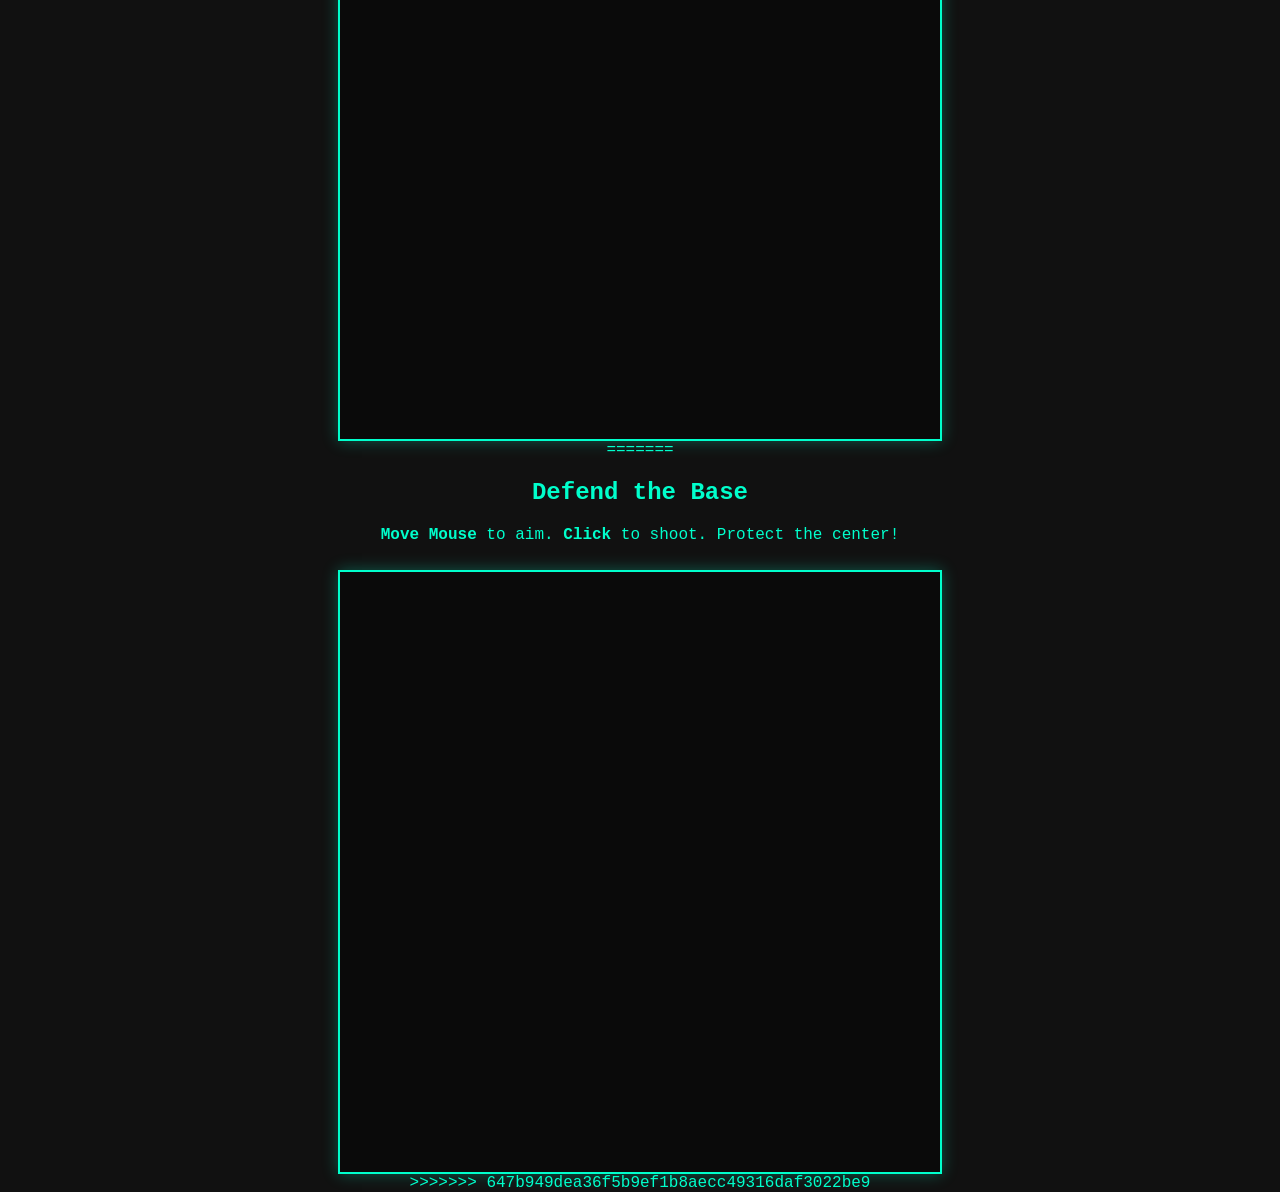
<file: MultiMedia applications/Graphics API/index.html>
<<<<<<< HEAD
<!DOCTYPE html>
<html lang="en">
<head>
    <meta charset="UTF-8">
    <meta name="viewport" content="width=device-width, initial-scale=1.0">
    <title>Defend the Base</title>
    <style>
        body {
            margin: 0;
            display: flex;
            flex-direction: column;
            justify-content: center;
            align-items: center;
            height: 100vh;
            background-color: #111;
            color: #00ffcc;
            font-family: 'Courier New', Courier, monospace;
        }
        canvas {
            background-color: #0a0a0a;
            border: 2px solid #00ffcc;
            box-shadow: 0 0 15px rgba(0, 255, 204, 0.3);
            cursor: crosshair;
        }
        .instructions {
            margin-bottom: 10px;
            text-align: center;
        }
    </style>
</head>
<body>

    <div class="instructions">
        <h2>Defend the Base</h2>
        <p><strong>Move Mouse</strong> to aim. <strong>Click</strong> to shoot. Protect the center!</p>
    </div>

    <canvas id="gameCanvas" width="600" height="600"></canvas>

    <script src="game.js"></script>
</body>
=======
<!DOCTYPE html>
<html lang="en">
<head>
    <meta charset="UTF-8">
    <meta name="viewport" content="width=device-width, initial-scale=1.0">
    <title>Defend the Base</title>
    <style>
        body {
            margin: 0;
            display: flex;
            flex-direction: column;
            justify-content: center;
            align-items: center;
            height: 100vh;
            background-color: #111;
            color: #00ffcc;
            font-family: 'Courier New', Courier, monospace;
        }
        canvas {
            background-color: #0a0a0a;
            border: 2px solid #00ffcc;
            box-shadow: 0 0 15px rgba(0, 255, 204, 0.3);
            cursor: crosshair;
        }
        .instructions {
            margin-bottom: 10px;
            text-align: center;
        }
    </style>
</head>
<body>

    <div class="instructions">
        <h2>Defend the Base</h2>
        <p><strong>Move Mouse</strong> to aim. <strong>Click</strong> to shoot. Protect the center!</p>
    </div>

    <canvas id="gameCanvas" width="600" height="600"></canvas>

    <script src="game.js"></script>
</body>
>>>>>>> 647b949dea36f5b9ef1b8aecc49316daf3022be9
</html>
</file>
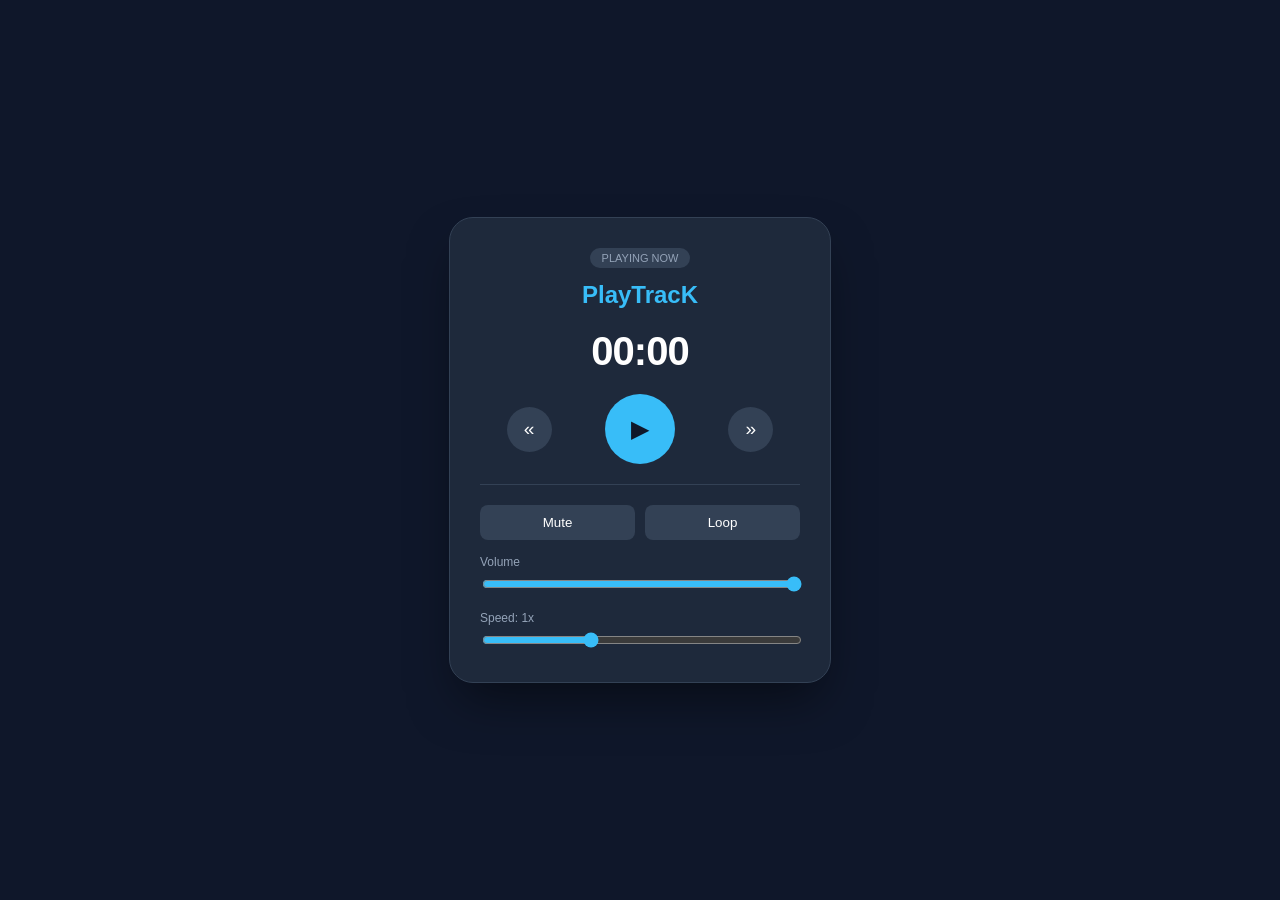
<file: MultiMedia applications/Sound API/index.html>
<!DOCTYPE html>
<html lang="en">
<head>
    <meta charset="UTF-8">
    <meta name="viewport" content="width=device-width, initial-scale=1.0">
    <title>Ritchie's Audio Player</title>
    <link rel="stylesheet" href="style.css">
</head>
<body>

    <div class="player-container">
        <div class="header">
            <span class="badge">Playing Now</span>
            <h2 id="songTitle">PlayTracK</h2>
        </div>
        
        <audio id="myAudio" src="audio1.mp3"></audio>

        <div id="timeDisplay">00:00</div>

        <div class="playback-controls">
            <button id="prevBtn" class="nav-btn">«</button>
            <button id="playPauseBtn" class="main-btn">▶</button>
            <button id="nextBtn" class="nav-btn">»</button>
        </div>

        <hr>

        <div class="extra-controls">
            <div class="btn-row">
                <button id="muteBtn">Mute</button>
                <button id="loopBtn">Loop</button>
            </div>

            <div class="slider-box">
                <label>Volume</label>
                <input type="range" id="volumeSlider" min="0" max="1" step="0.1" value="1">
            </div>

            <div class="slider-box">
                <label>Speed: <span id="speedVal">1</span>x</label>
                <input type="range" id="speedSlider" min="0.5" max="2" step="0.25" value="1">
            </div>
        </div>
    </div>

    <script src="logic.js"></script>
</body>
</html>
</file>
<file: MultiMedia applications/Sound API/style.css>
/* General Page Setup */
body {
    background-color: #0f172a; /* Deep midnight blue */
    display: flex;
    justify-content: center;
    align-items: center;
    height: 100vh;
    margin: 0;
    font-family: 'Segoe UI', Roboto, sans-serif;
    color: white;
}

/* The Player Card */
.player-container {
    background: #1e293b;
    width: 320px;
    padding: 30px;
    border-radius: 24px;
    box-shadow: 0 25px 50px -12px rgba(0, 0, 0, 0.5);
    text-align: center;
    border: 1px solid #334155;
}

.badge {
    font-size: 11px;
    background: #334155;
    padding: 4px 12px;
    border-radius: 20px;
    color: #94a3b8;
    text-transform: uppercase;
}

#songTitle {
    margin: 15px 0;
    color: #38bdf8; /* Sky blue */
}

#timeDisplay {
    font-size: 2.5rem;
    font-weight: 700;
    margin: 20px 0;
    letter-spacing: -1px;
}

/* Control Layouts */
.playback-controls {
    display: flex;
    justify-content: space-around;
    align-items: center;
    margin-bottom: 20px;
}

button {
    background: #334155;
    border: none;
    color: white;
    cursor: pointer;
    transition: all 0.2s ease;
}

.main-btn {
    width: 70px;
    height: 70px;
    border-radius: 50%;
    background: #38bdf8;
    color: #0f172a;
    font-size: 1.5rem;
}

.nav-btn {
    width: 45px;
    height: 45px;
    border-radius: 50%;
    font-size: 1.2rem;
}

button:hover {
    transform: scale(1.1);
    background: #475569;
}

.main-btn:hover {
    background: #7dd3fc;
}

hr {
    border: 0;
    border-top: 1px solid #334155;
    margin: 20px 0;
}

.btn-row {
    display: flex;
    gap: 10px;
    margin-bottom: 15px;
}

.btn-row button {
    flex: 1;
    padding: 10px;
    border-radius: 8px;
}

/* Sliders */
.slider-box {
    text-align: left;
    margin-top: 15px;
}

label {
    font-size: 0.75rem;
    color: #94a3b8;
    display: block;
    margin-bottom: 5px;
}

input[type="range"] {
    width: 100%;
    cursor: pointer;
    accent-color: #38bdf8;
}
</file>
